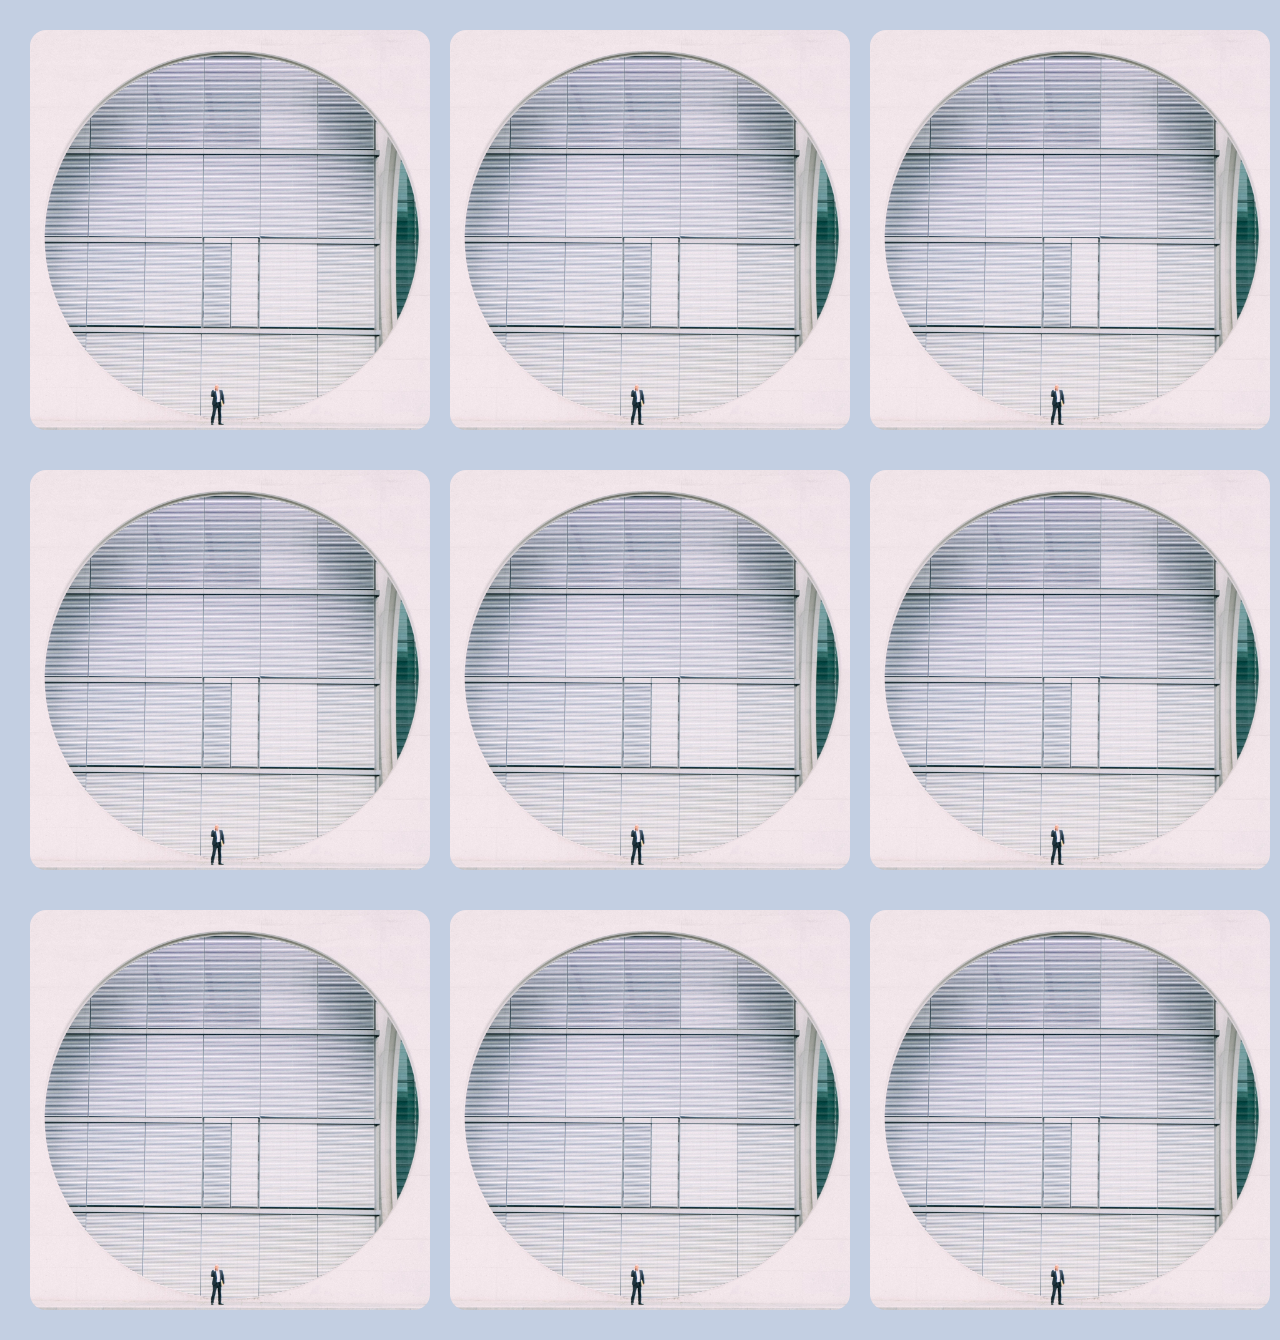
<file: Main/Grid/index.html>
<!DOCTYPE html>
<html lang="en">

<head>
    <meta charset="UTF-8" />
    <meta name="viewport" content="width=device-width, initial-scale=1.0" />
    <title>Document</title>
    <link rel="stylesheet" href="styles/style.css " />
    <link href="https://fonts.googleapis.com/css2?family=Noto+Sans+JP&display=swap" rel="stylesheet" />
</head>

<body>
    <section class="wrapper-grid">
        <div class="btn-container">
            <button>Read More</button>
            <img width="400px" height="400px" src="./img/pexels-martin-péchy-1295485.jpg" alt="berlin">
        </div>
        <div class="btn-container">
            <button>Read More</button>
            <img width="400px" height="400px" src="./img/pexels-martin-péchy-1295485.jpg" alt="berlin">
        </div>
        <div class="btn-container">
            <button>Read More</button>
            <img width="400px" height="400px" src="./img/pexels-martin-péchy-1295485.jpg" alt="berlin">
        </div>
        <div class="btn-container">
            <button>Read More</button>
            <img width="400px" height="400px" src="./img/pexels-martin-péchy-1295485.jpg" alt="berlin">
        </div>
        <div class="btn-container">
            <button>Read More</button>
            <img width="400px" height="400px" src="./img/pexels-martin-péchy-1295485.jpg" alt="berlin">
        </div>
        <div class="btn-container">
            <button>Read More</button>
            <img width="400px" height="400px" src="./img/pexels-martin-péchy-1295485.jpg" alt="berlin">
        </div>
        <div class="btn-container">
            <button>Read More</button>
            <img width="400px" height="400px" src="./img/pexels-martin-péchy-1295485.jpg" alt="berlin">
        </div>
        <div class="btn-container">
            <button>Read More</button>
            <img width="400px" height="400px" src="./img/pexels-martin-péchy-1295485.jpg" alt="berlin">
        </div>
        <div class="btn-container">
            <button>Read More</button>
            <img width="400px" height="400px" src="./img/pexels-martin-péchy-1295485.jpg" alt="berlin">
        </div>




    </section>
</body>





</html>
</file>
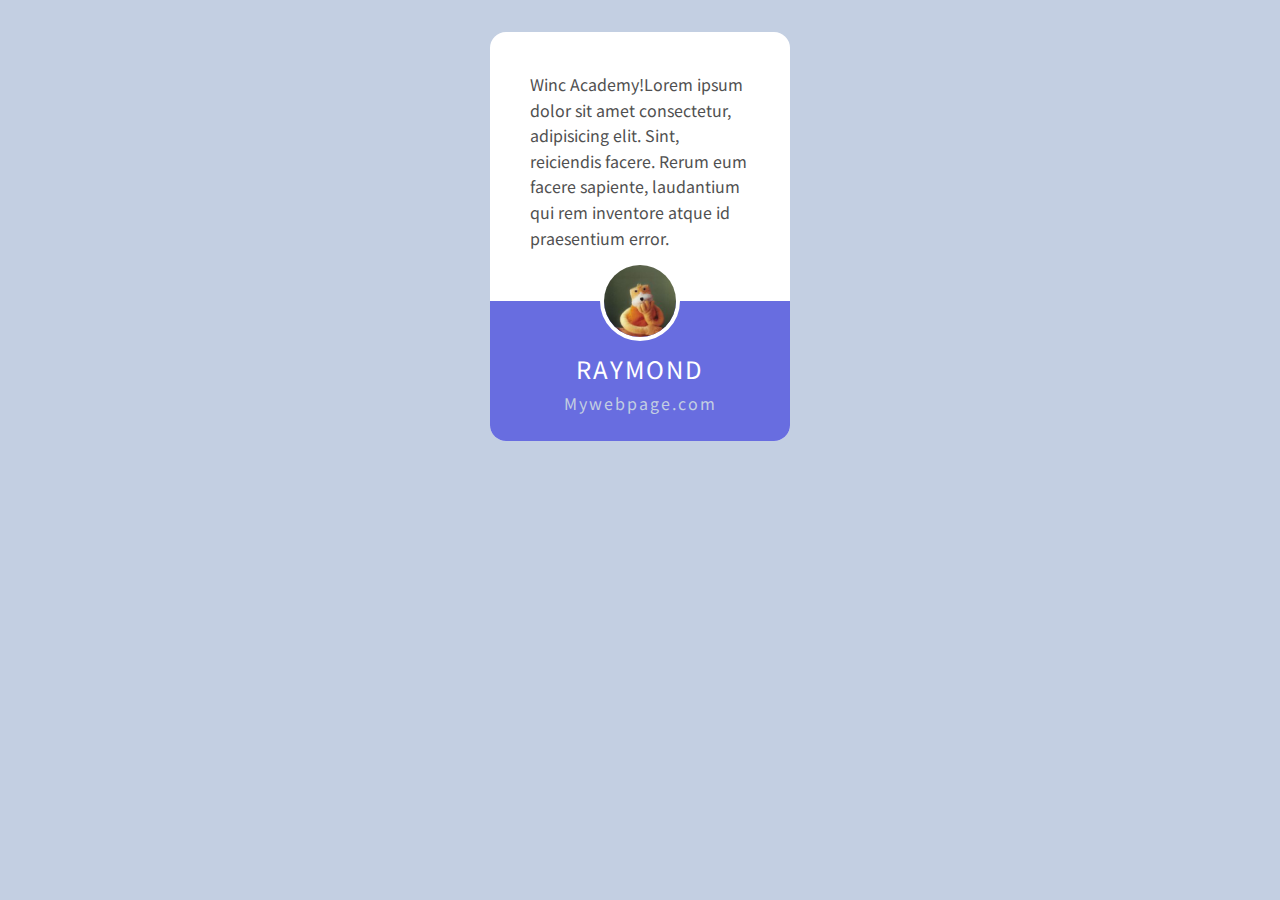
<file: Main/Testimonial/index.html>
<!DOCTYPE html>
<html lang="en">

<head>
    <meta charset="UTF-8" />
    <meta name="viewport" content="width=device-width, initial-scale=1.0" />
    <title>Document</title>
    <link rel="stylesheet" href="styles/style.css " />
    <link href="https://fonts.googleapis.com/css2?family=Noto+Sans+JP&display=swap" rel="stylesheet" />
</head>

<body>
    <section>
        <div class="card-wrapper">
            <div class="card">
                <p class="card__about">
                    Winc Academy!Lorem ipsum dolor sit amet consectetur, adipisicing elit. Sint, reiciendis facere. Rerum eum facere sapiente, laudantium qui rem inventore atque id praesentium error.
                </p>
                <footer class="card__footer">
                    <img class="card__image" src="./img/flat-reic.jpg" alt="picture" />
                    <h2 class="card__footer--name">Raymond</h2>
                    <a class="card__footer--link" href="https://soundcloud.com/raymond_bloemhard">Mywebpage.com</a
                >   
            </footer>
            
        </div>
      </div>
    </section>
  </body>
</html>
</file>
<file: Main/Grid/styles/style.css>
/*Variables*/
/*Mixins */
* {
  margin: 0px;
  padding: 0px;
  -webkit-box-sizing: border-box;
          box-sizing: border-box;
  line-height: 1.6rem;
}

html {
  font-family: "Noto Sans JP", sans-serif;
}

body {
  background-color: #c3cfe2;
  -webkit-box-sizing: border-box;
          box-sizing: border-box;
  max-width: 100%;
  overflow-x: hidden;
}

.wrapper-grid {
  margin: 20px 10px;
}

.btn-container {
  position: relative;
  width: 400px;
  height: 400px;
  display: -webkit-box;
  display: -ms-flexbox;
  display: flex;
  -webkit-box-pack: center;
      -ms-flex-pack: center;
          justify-content: center;
  -webkit-box-align: center;
      -ms-flex-align: center;
          align-items: center;
  -webkit-transition: 0.5s ease-in;
  transition: 0.5s ease-in;
  border-radius: 1rem;
  margin: 10px;
}

.btn-container:hover {
  background-color: gray;
}

img {
  top: 0;
  left: 0;
  position: absolute;
  -webkit-transition: 0.5s ease-in;
  transition: 0.5s ease-in;
  border-radius: 1rem;
}

img:hover {
  opacity: 0;
}

@media (min-width: 600px) {
  .wrapper-grid {
    display: -ms-grid;
    display: grid;
    -ms-grid-columns: (400px)[2];
        grid-template-columns: repeat(2, 400px);
    gap: 20px;
    -webkit-box-pack: center;
        -ms-flex-pack: center;
            justify-content: center;
  }
}

@media (min-width: 1025px) {
  .wrapper-grid {
    display: -ms-grid;
    display: grid;
    gap: 20px;
    -ms-grid-columns: (400px)[3];
        grid-template-columns: repeat(3, 400px);
  }
}
/*# sourceMappingURL=style.css.map */
</file>
<file: Main/Testimonial/styles/style.css>
/*Variables*/
/*Mixins */
* {
  margin: 0px;
  padding: 0px;
  -webkit-box-sizing: border-box;
          box-sizing: border-box;
  line-height: 1.6rem;
}

html {
  font-family: "Noto Sans JP", sans-serif;
}

body {
  background-color: #c3cfe2;
  margin: 2rem;
}

.card {
  display: -webkit-box;
  display: -ms-flexbox;
  display: flex;
  -webkit-box-orient: vertical;
  -webkit-box-direction: normal;
      -ms-flex-direction: column;
          flex-direction: column;
  -webkit-box-align: center;
      -ms-flex-align: center;
          align-items: center;
  -webkit-box-pack: center;
      -ms-flex-pack: center;
          justify-content: center;
  overflow: hidden;
  width: 300px;
  -webkit-box-shadow: 0px 2px 8px 0px var(--clr-gray-light);
          box-shadow: 0px 2px 8px 0px var(--clr-gray-light);
  background-color: white;
  text-align: left;
  border-radius: 1rem;
  position: relative;
  margin: auto auto;
}

.card .card__about {
  padding: 40px;
  margin-bottom: 10px;
  color: #505050;
  font-weight: normal;
}

.card .card__image {
  width: 80px;
  height: 80px;
  border-radius: 50%;
  position: absolute;
  margin: 20px 0px;
  bottom: 80px;
  border: solid 4px white;
}

.card .card__footer {
  display: -webkit-box;
  display: -ms-flexbox;
  display: flex;
  -webkit-box-orient: vertical;
  -webkit-box-direction: normal;
      -ms-flex-direction: column;
          flex-direction: column;
  -webkit-box-align: center;
      -ms-flex-align: center;
          align-items: center;
  -webkit-box-pack: center;
      -ms-flex-pack: center;
          justify-content: center;
  width: 320px;
  height: 140px;
  border-bottom-left-radius: 1rem;
  border-bottom-right-radius: 1rem;
  background-color: #686de0;
}

.card .card__footer--name {
  text-transform: uppercase;
  font-weight: 400;
  letter-spacing: 2px;
  color: #fff;
  padding: 30px 0px 10px 0px;
}

.card .card__footer--link {
  color: #c3cfe2;
  letter-spacing: 2px;
  text-decoration: none;
}
/*# sourceMappingURL=style.css.map */
</file>
